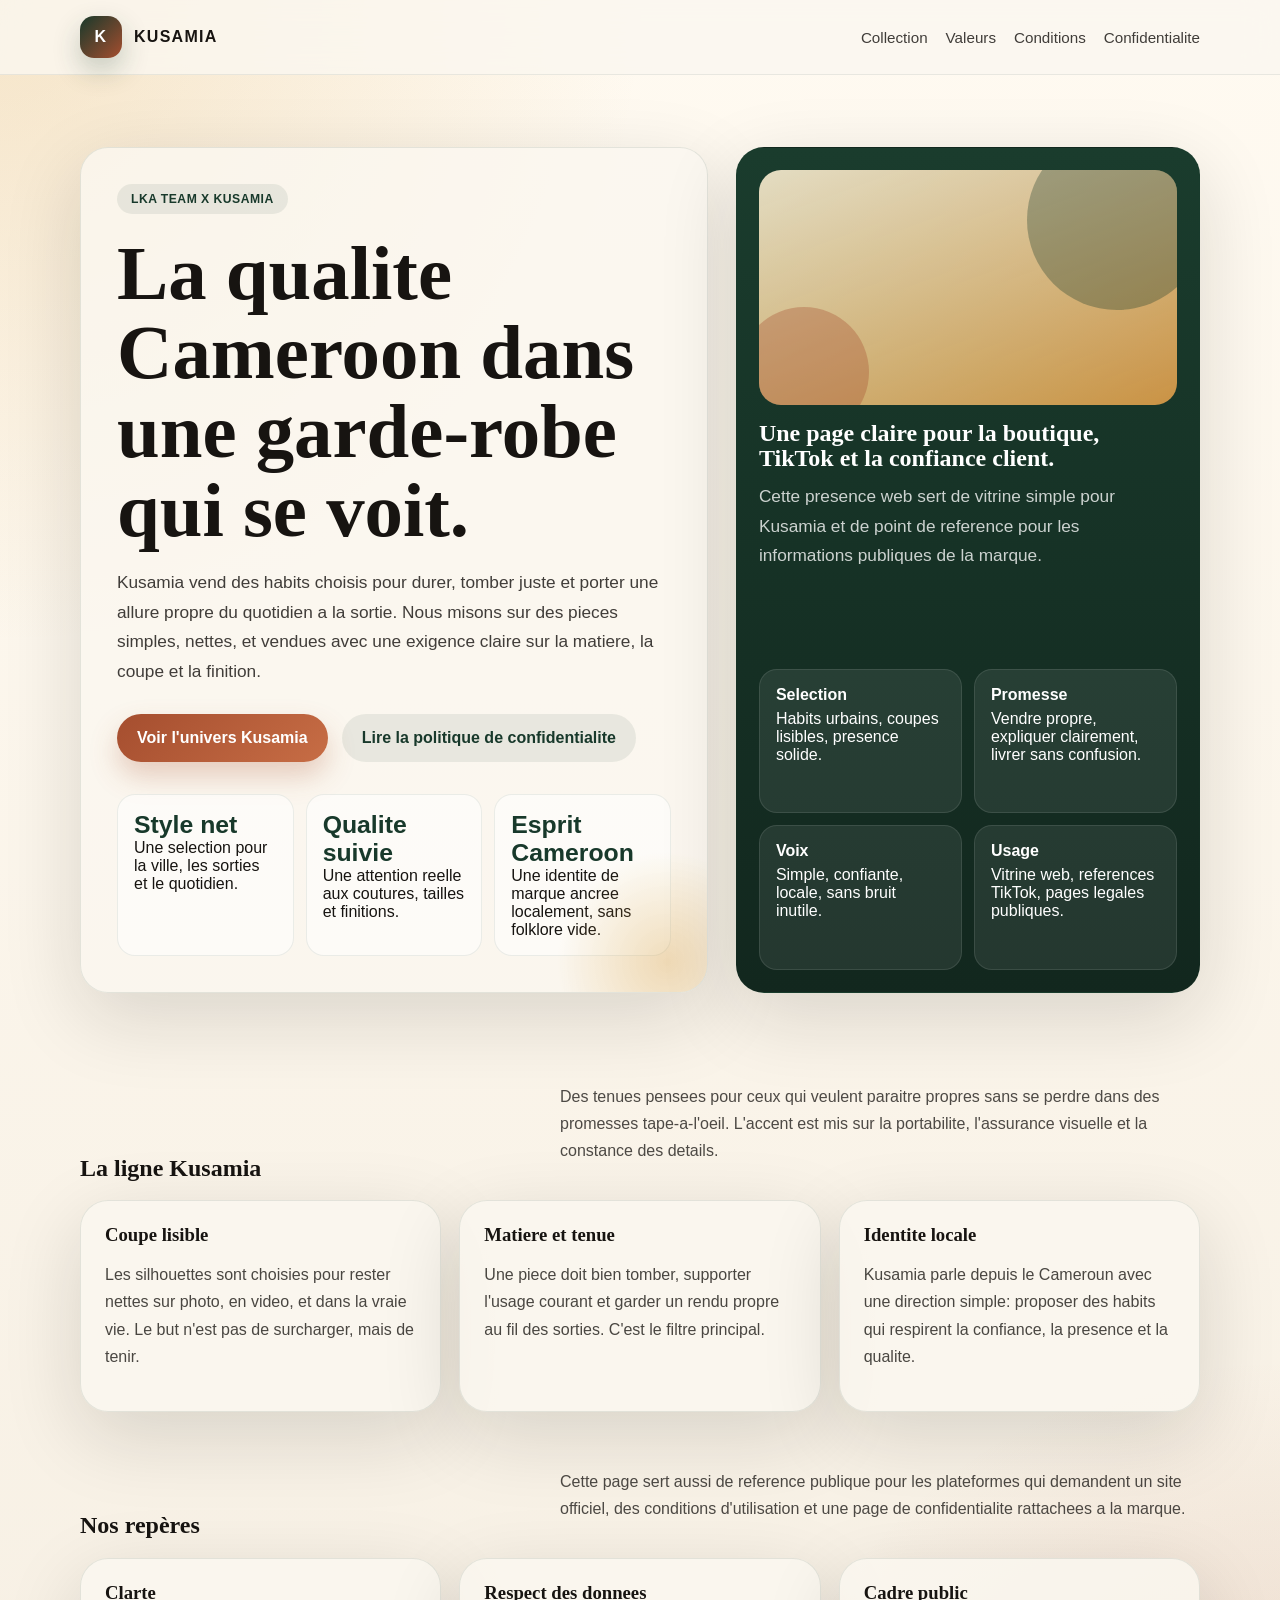
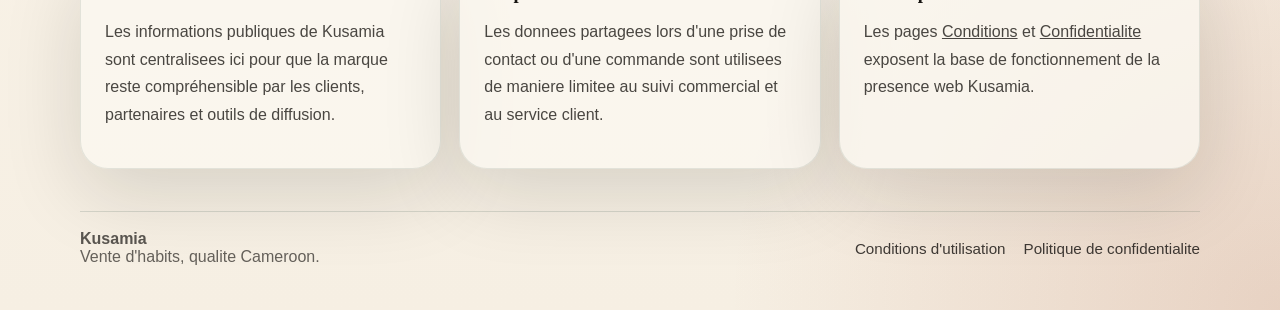
<file: index.html>
<!doctype html>
<html lang="fr">
  <head>
    <meta charset="utf-8">
    <meta name="viewport" content="width=device-width, initial-scale=1">
    <title>Kusamia | Qualite Cameroon, style assume</title>
    <meta
      name="description"
      content="Kusamia propose des habits inspires du style camerounais avec une finition propre, des coupes nettes et une qualite suivie piece par piece."
    >
    <link rel="stylesheet" href="/styles.css">
  </head>
  <body>
    <header class="topbar">
      <div class="shell topbar-inner">
        <a class="brand" href="/">
          <span class="brand-mark">K</span>
          <span>Kusamia</span>
        </a>
        <nav class="nav" aria-label="Navigation principale">
          <a href="#collection">Collection</a>
          <a href="#valeurs">Valeurs</a>
          <a href="/terms.html">Conditions</a>
          <a href="/privacy.html">Confidentialite</a>
        </nav>
      </div>
    </header>

    <main>
      <section class="hero">
        <div class="shell hero-grid">
          <article class="panel hero-copy">
            <span class="eyebrow">LKA Team x Kusamia</span>
            <h1>La qualite Cameroon dans une garde-robe qui se voit.</h1>
            <p class="lead">
              Kusamia vend des habits choisis pour durer, tomber juste et porter une
              allure propre du quotidien a la sortie. Nous misons sur des pieces
              simples, nettes, et vendues avec une exigence claire sur la matiere,
              la coupe et la finition.
            </p>
            <div class="cta-row">
              <a class="button button-primary" href="#collection">Voir l'univers Kusamia</a>
              <a class="button button-secondary" href="/privacy.html">Lire la politique de confidentialite</a>
            </div>
            <div class="stats" aria-label="Chiffres cles">
              <div class="stat">
                <strong>Style net</strong>
                <span>Une selection pour la ville, les sorties et le quotidien.</span>
              </div>
              <div class="stat">
                <strong>Qualite suivie</strong>
                <span>Une attention reelle aux coutures, tailles et finitions.</span>
              </div>
              <div class="stat">
                <strong>Esprit Cameroon</strong>
                <span>Une identite de marque ancree localement, sans folklore vide.</span>
              </div>
            </div>
          </article>

          <aside class="panel hero-card" aria-label="Carte de marque Kusamia">
            <div class="swatch"></div>
            <div>
              <h2>Une page claire pour la boutique, TikTok et la confiance client.</h2>
              <p class="lead" style="margin-top: 12px; color: rgba(255,255,255,0.78);">
                Cette presence web sert de vitrine simple pour Kusamia et de point
                de reference pour les informations publiques de la marque.
              </p>
            </div>
            <div class="badge-grid">
              <div class="mini-card">
                <strong>Selection</strong>
                <span>Habits urbains, coupes lisibles, presence solide.</span>
              </div>
              <div class="mini-card">
                <strong>Promesse</strong>
                <span>Vendre propre, expliquer clairement, livrer sans confusion.</span>
              </div>
              <div class="mini-card">
                <strong>Voix</strong>
                <span>Simple, confiante, locale, sans bruit inutile.</span>
              </div>
              <div class="mini-card">
                <strong>Usage</strong>
                <span>Vitrine web, references TikTok, pages legales publiques.</span>
              </div>
            </div>
          </aside>
        </div>
      </section>

      <section class="section" id="collection">
        <div class="shell">
          <div class="section-head">
            <div>
              <h2>La ligne Kusamia</h2>
            </div>
            <p class="section-copy">
              Des tenues pensees pour ceux qui veulent paraitre propres sans se
              perdre dans des promesses tape-a-l'oeil. L'accent est mis sur la
              portabilite, l'assurance visuelle et la constance des details.
            </p>
          </div>
          <div class="feature-grid">
            <article class="panel feature">
              <h3>Coupe lisible</h3>
              <p>
                Les silhouettes sont choisies pour rester nettes sur photo, en video,
                et dans la vraie vie. Le but n'est pas de surcharger, mais de tenir.
              </p>
            </article>
            <article class="panel feature">
              <h3>Matiere et tenue</h3>
              <p>
                Une piece doit bien tomber, supporter l'usage courant et garder un
                rendu propre au fil des sorties. C'est le filtre principal.
              </p>
            </article>
            <article class="panel feature">
              <h3>Identite locale</h3>
              <p>
                Kusamia parle depuis le Cameroun avec une direction simple: proposer
                des habits qui respirent la confiance, la presence et la qualite.
              </p>
            </article>
          </div>
        </div>
      </section>

      <section class="section" id="valeurs">
        <div class="shell">
          <div class="section-head">
            <div>
              <h2>Nos repères</h2>
            </div>
            <p class="section-copy">
              Cette page sert aussi de reference publique pour les plateformes qui
              demandent un site officiel, des conditions d'utilisation et une page de
              confidentialite rattachees a la marque.
            </p>
          </div>
          <div class="policy-grid">
            <article class="panel policy-card">
              <h3>Clarte</h3>
              <p>
                Les informations publiques de Kusamia sont centralisees ici pour que
                la marque reste compréhensible par les clients, partenaires et outils de diffusion.
              </p>
            </article>
            <article class="panel policy-card">
              <h3>Respect des donnees</h3>
              <p>
                Les donnees partagees lors d'une prise de contact ou d'une commande
                sont utilisees de maniere limitee au suivi commercial et au service client.
              </p>
            </article>
            <article class="panel policy-card">
              <h3>Cadre public</h3>
              <p>
                Les pages <a href="/terms.html">Conditions</a> et <a href="/privacy.html">Confidentialite</a>
                exposent la base de fonctionnement de la presence web Kusamia.
              </p>
            </article>
          </div>
        </div>
      </section>
    </main>

    <footer class="footer">
      <div class="shell footer-line">
        <div>
          <strong>Kusamia</strong>
          <div class="muted">Vente d'habits, qualite Cameroon.</div>
        </div>
        <div class="nav" aria-label="Liens de pied de page">
          <a href="/terms.html">Conditions d'utilisation</a>
          <a href="/privacy.html">Politique de confidentialite</a>
        </div>
      </div>
    </footer>
  </body>
</html>
</file>
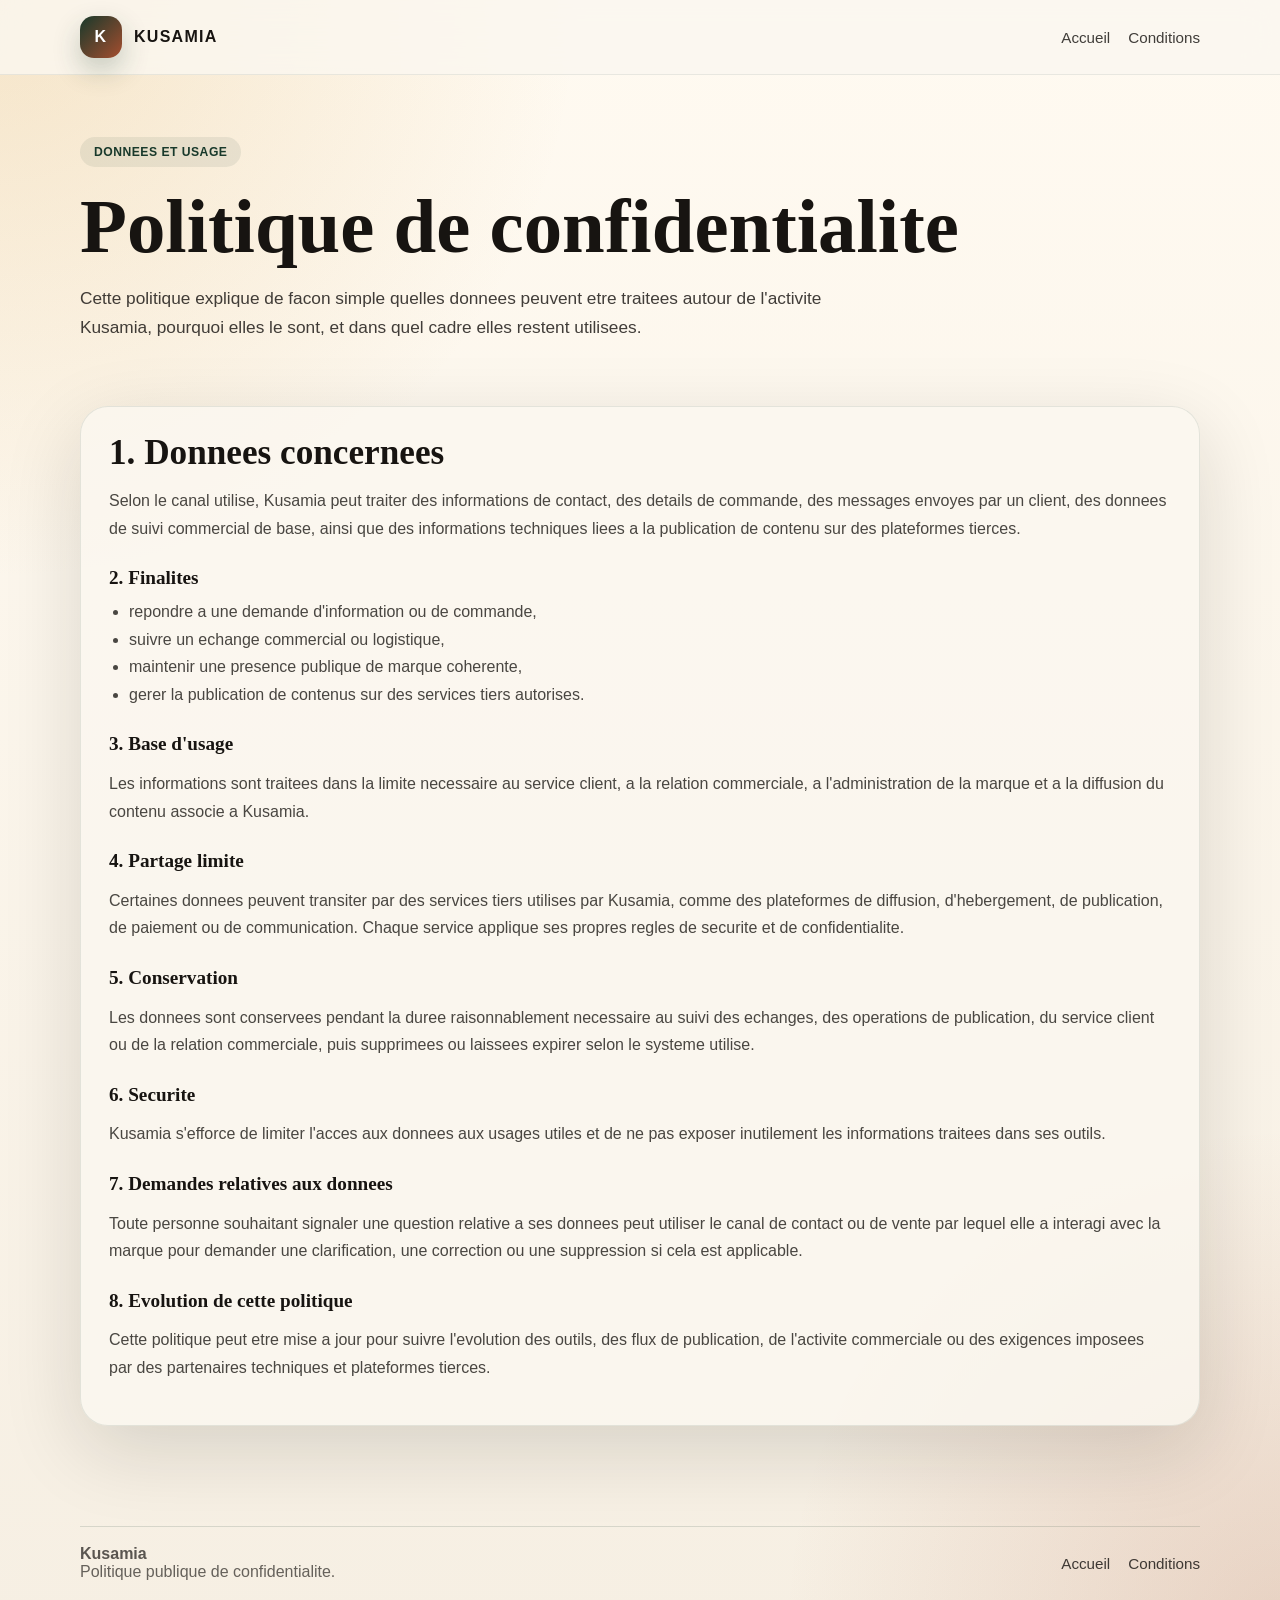
<file: privacy.html>
<!doctype html>
<html lang="fr">
  <head>
    <meta charset="utf-8">
    <meta name="viewport" content="width=device-width, initial-scale=1">
    <title>Politique de confidentialite | Kusamia</title>
    <meta name="description" content="Politique de confidentialite de Kusamia.">
    <link rel="stylesheet" href="/styles.css">
  </head>
  <body>
    <header class="topbar">
      <div class="shell topbar-inner">
        <a class="brand" href="/">
          <span class="brand-mark">K</span>
          <span>Kusamia</span>
        </a>
        <nav class="nav" aria-label="Navigation legale">
          <a href="/">Accueil</a>
          <a href="/terms.html">Conditions</a>
        </nav>
      </div>
    </header>

    <main>
      <section class="legal-hero">
        <div class="shell">
          <span class="eyebrow">Donnees et usage</span>
          <h1>Politique de confidentialite</h1>
          <p class="lead">
            Cette politique explique de facon simple quelles donnees peuvent etre
            traitees autour de l'activite Kusamia, pourquoi elles le sont, et dans quel
            cadre elles restent utilisees.
          </p>
        </div>
      </section>

      <section class="legal-copy">
        <div class="shell panel">
          <h2>1. Donnees concernees</h2>
          <p>
            Selon le canal utilise, Kusamia peut traiter des informations de contact,
            des details de commande, des messages envoyes par un client, des donnees de
            suivi commercial de base, ainsi que des informations techniques liees a la
            publication de contenu sur des plateformes tierces.
          </p>

          <h3>2. Finalites</h3>
          <ul>
            <li>repondre a une demande d'information ou de commande,</li>
            <li>suivre un echange commercial ou logistique,</li>
            <li>maintenir une presence publique de marque coherente,</li>
            <li>gerer la publication de contenus sur des services tiers autorises.</li>
          </ul>

          <h3>3. Base d'usage</h3>
          <p>
            Les informations sont traitees dans la limite necessaire au service client,
            a la relation commerciale, a l'administration de la marque et a la diffusion
            du contenu associe a Kusamia.
          </p>

          <h3>4. Partage limite</h3>
          <p>
            Certaines donnees peuvent transiter par des services tiers utilises par
            Kusamia, comme des plateformes de diffusion, d'hebergement, de publication,
            de paiement ou de communication. Chaque service applique ses propres regles
            de securite et de confidentialite.
          </p>

          <h3>5. Conservation</h3>
          <p>
            Les donnees sont conservees pendant la duree raisonnablement necessaire au
            suivi des echanges, des operations de publication, du service client ou de la
            relation commerciale, puis supprimees ou laissees expirer selon le systeme utilise.
          </p>

          <h3>6. Securite</h3>
          <p>
            Kusamia s'efforce de limiter l'acces aux donnees aux usages utiles et de
            ne pas exposer inutilement les informations traitees dans ses outils.
          </p>

          <h3>7. Demandes relatives aux donnees</h3>
          <p>
            Toute personne souhaitant signaler une question relative a ses donnees peut
            utiliser le canal de contact ou de vente par lequel elle a interagi avec la
            marque pour demander une clarification, une correction ou une suppression si
            cela est applicable.
          </p>

          <h3>8. Evolution de cette politique</h3>
          <p>
            Cette politique peut etre mise a jour pour suivre l'evolution des outils,
            des flux de publication, de l'activite commerciale ou des exigences imposees
            par des partenaires techniques et plateformes tierces.
          </p>
        </div>
      </section>
    </main>

    <footer class="footer">
      <div class="shell footer-line">
        <div>
          <strong>Kusamia</strong>
          <div class="muted">Politique publique de confidentialite.</div>
        </div>
        <div class="nav">
          <a href="/">Accueil</a>
          <a href="/terms.html">Conditions</a>
        </div>
      </div>
    </footer>
  </body>
</html>
</file>
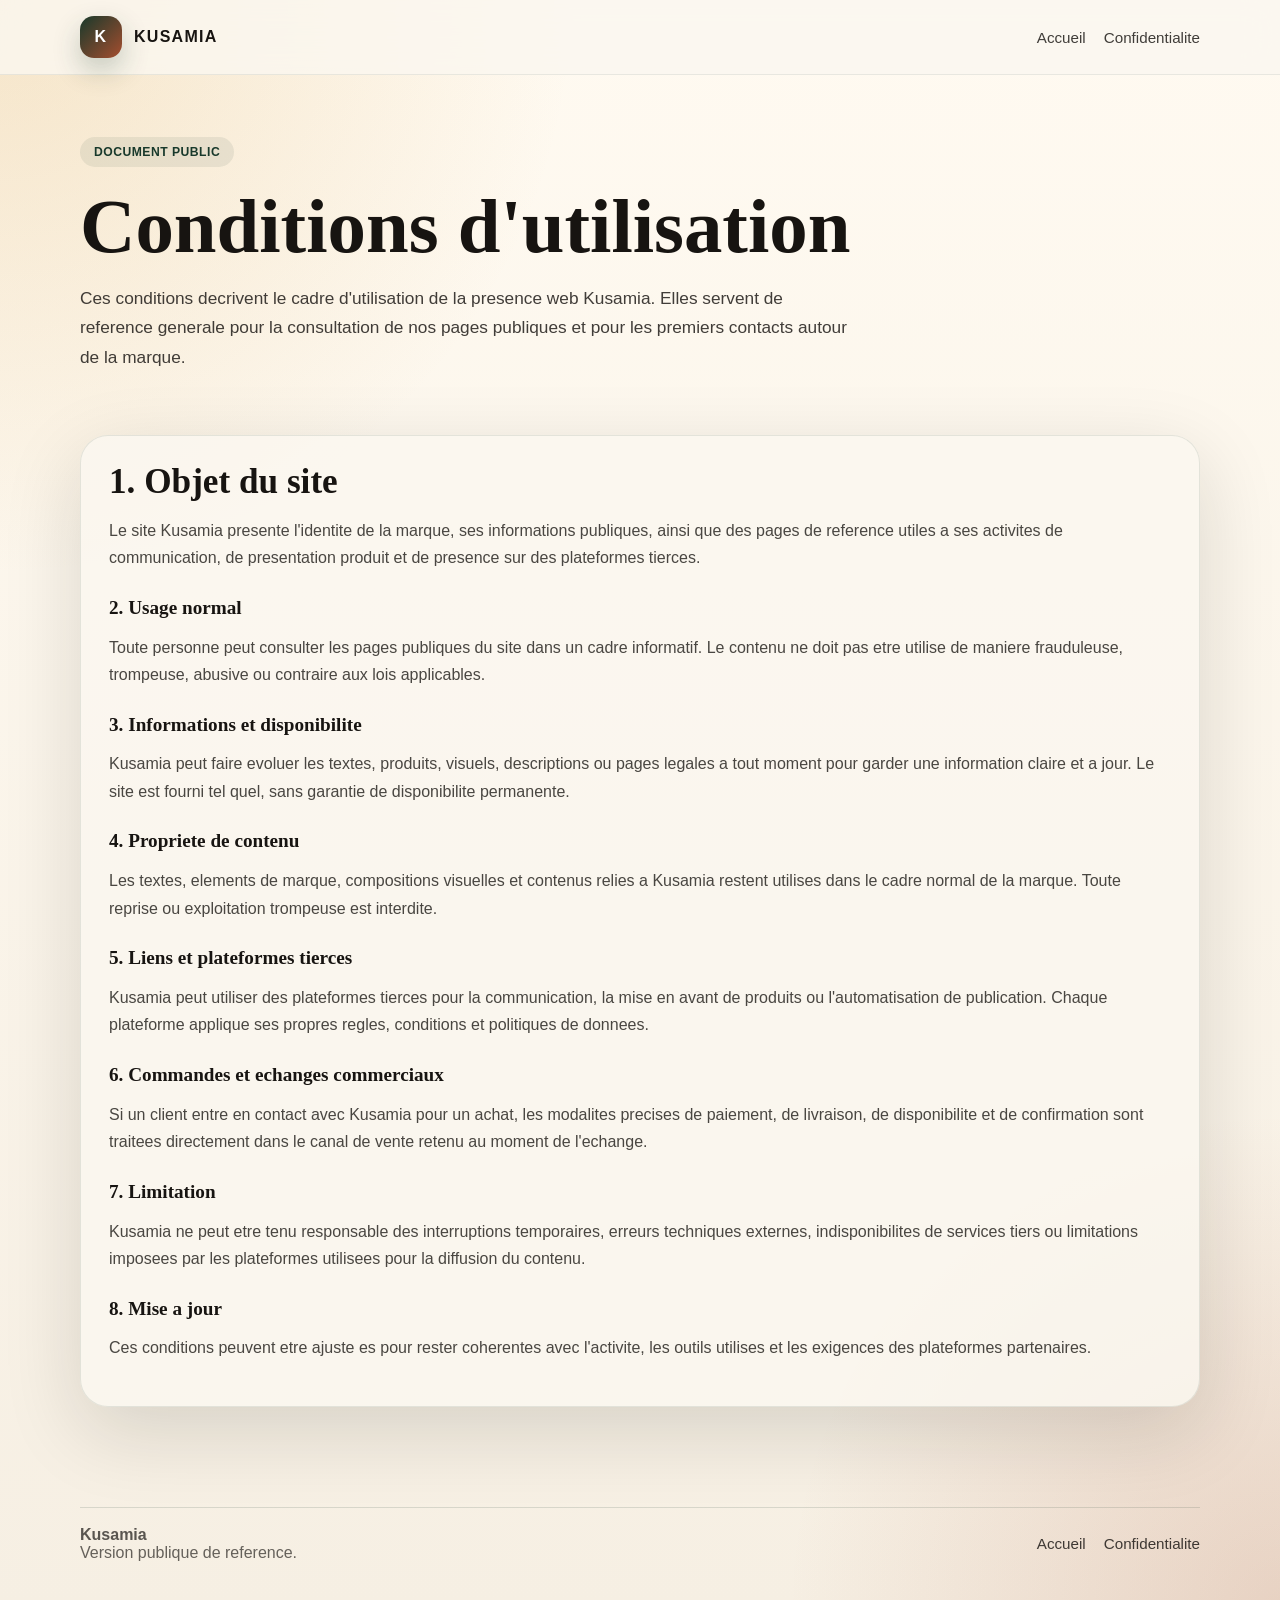
<file: terms.html>
<!doctype html>
<html lang="fr">
  <head>
    <meta charset="utf-8">
    <meta name="viewport" content="width=device-width, initial-scale=1">
    <title>Conditions d'utilisation | Kusamia</title>
    <meta name="description" content="Conditions d'utilisation de la presence web Kusamia.">
    <link rel="stylesheet" href="/styles.css">
  </head>
  <body>
    <header class="topbar">
      <div class="shell topbar-inner">
        <a class="brand" href="/">
          <span class="brand-mark">K</span>
          <span>Kusamia</span>
        </a>
        <nav class="nav" aria-label="Navigation legale">
          <a href="/">Accueil</a>
          <a href="/privacy.html">Confidentialite</a>
        </nav>
      </div>
    </header>

    <main>
      <section class="legal-hero">
        <div class="shell">
          <span class="eyebrow">Document public</span>
          <h1>Conditions d'utilisation</h1>
          <p class="lead">
            Ces conditions decrivent le cadre d'utilisation de la presence web Kusamia.
            Elles servent de reference generale pour la consultation de nos pages
            publiques et pour les premiers contacts autour de la marque.
          </p>
        </div>
      </section>

      <section class="legal-copy">
        <div class="shell panel">
          <h2>1. Objet du site</h2>
          <p>
            Le site Kusamia presente l'identite de la marque, ses informations publiques,
            ainsi que des pages de reference utiles a ses activites de communication,
            de presentation produit et de presence sur des plateformes tierces.
          </p>

          <h3>2. Usage normal</h3>
          <p>
            Toute personne peut consulter les pages publiques du site dans un cadre
            informatif. Le contenu ne doit pas etre utilise de maniere frauduleuse,
            trompeuse, abusive ou contraire aux lois applicables.
          </p>

          <h3>3. Informations et disponibilite</h3>
          <p>
            Kusamia peut faire evoluer les textes, produits, visuels, descriptions ou
            pages legales a tout moment pour garder une information claire et a jour.
            Le site est fourni tel quel, sans garantie de disponibilite permanente.
          </p>

          <h3>4. Propriete de contenu</h3>
          <p>
            Les textes, elements de marque, compositions visuelles et contenus relies a
            Kusamia restent utilises dans le cadre normal de la marque. Toute reprise ou
            exploitation trompeuse est interdite.
          </p>

          <h3>5. Liens et plateformes tierces</h3>
          <p>
            Kusamia peut utiliser des plateformes tierces pour la communication, la mise
            en avant de produits ou l'automatisation de publication. Chaque plateforme
            applique ses propres regles, conditions et politiques de donnees.
          </p>

          <h3>6. Commandes et echanges commerciaux</h3>
          <p>
            Si un client entre en contact avec Kusamia pour un achat, les modalites
            precises de paiement, de livraison, de disponibilite et de confirmation sont
            traitees directement dans le canal de vente retenu au moment de l'echange.
          </p>

          <h3>7. Limitation</h3>
          <p>
            Kusamia ne peut etre tenu responsable des interruptions temporaires, erreurs
            techniques externes, indisponibilites de services tiers ou limitations imposees
            par les plateformes utilisees pour la diffusion du contenu.
          </p>

          <h3>8. Mise a jour</h3>
          <p>
            Ces conditions peuvent etre ajuste es pour rester coherentes avec l'activite,
            les outils utilises et les exigences des plateformes partenaires.
          </p>
        </div>
      </section>
    </main>

    <footer class="footer">
      <div class="shell footer-line">
        <div>
          <strong>Kusamia</strong>
          <div class="muted">Version publique de reference.</div>
        </div>
        <div class="nav">
          <a href="/">Accueil</a>
          <a href="/privacy.html">Confidentialite</a>
        </div>
      </div>
    </footer>
  </body>
</html>
</file>
<file: styles.css>
:root {
  --sand: #efe3c9;
  --terracotta: #a54e2f;
  --forest: #18392b;
  --ink: #171411;
  --paper: #fbf7f0;
  --gold: #d8a249;
  --line: rgba(24, 57, 43, 0.14);
  --shadow: 0 24px 80px rgba(23, 20, 17, 0.14);
}

* {
  box-sizing: border-box;
}

html {
  scroll-behavior: smooth;
}

body {
  margin: 0;
  font-family: "Trebuchet MS", "Gill Sans", sans-serif;
  color: var(--ink);
  background:
    radial-gradient(circle at top left, rgba(216, 162, 73, 0.24), transparent 28%),
    radial-gradient(circle at bottom right, rgba(165, 78, 47, 0.18), transparent 24%),
    linear-gradient(180deg, #fffaf1 0%, #f6efe3 100%);
}

a {
  color: inherit;
}

.shell {
  width: min(1120px, calc(100% - 32px));
  margin: 0 auto;
}

.topbar {
  position: sticky;
  top: 0;
  z-index: 10;
  backdrop-filter: blur(16px);
  background: rgba(251, 247, 240, 0.82);
  border-bottom: 1px solid rgba(24, 57, 43, 0.08);
}

.topbar-inner {
  display: flex;
  align-items: center;
  justify-content: space-between;
  gap: 16px;
  padding: 16px 0;
}

.brand {
  display: inline-flex;
  align-items: center;
  gap: 12px;
  text-decoration: none;
  font-weight: 700;
  letter-spacing: 0.08em;
  text-transform: uppercase;
}

.brand-mark {
  width: 42px;
  height: 42px;
  border-radius: 14px;
  display: grid;
  place-items: center;
  background: linear-gradient(135deg, var(--forest), var(--terracotta));
  color: white;
  box-shadow: 0 12px 28px rgba(24, 57, 43, 0.24);
}

.nav {
  display: flex;
  flex-wrap: wrap;
  gap: 18px;
  align-items: center;
  font-size: 0.95rem;
}

.nav a {
  text-decoration: none;
  color: rgba(23, 20, 17, 0.82);
}

.hero {
  padding: 72px 0 48px;
}

.hero-grid {
  display: grid;
  grid-template-columns: 1.15fr 0.85fr;
  gap: 28px;
  align-items: stretch;
}

.panel {
  background: rgba(251, 247, 240, 0.82);
  border: 1px solid rgba(24, 57, 43, 0.1);
  border-radius: 28px;
  box-shadow: var(--shadow);
}

.hero-copy {
  padding: 36px;
  position: relative;
  overflow: hidden;
}

.hero-copy::after {
  content: "";
  position: absolute;
  inset: auto -80px -90px auto;
  width: 240px;
  height: 240px;
  border-radius: 999px;
  background: radial-gradient(circle, rgba(216, 162, 73, 0.35), transparent 65%);
}

.eyebrow {
  display: inline-flex;
  align-items: center;
  gap: 10px;
  padding: 8px 14px;
  border-radius: 999px;
  background: rgba(24, 57, 43, 0.08);
  color: var(--forest);
  font-weight: 700;
  letter-spacing: 0.04em;
  text-transform: uppercase;
  font-size: 0.76rem;
}

h1,
h2,
h3 {
  font-family: Georgia, "Times New Roman", serif;
  line-height: 1.03;
  margin: 0;
}

h1 {
  margin-top: 20px;
  font-size: clamp(2.8rem, 6vw, 5.4rem);
}

.lead {
  max-width: 48rem;
  margin-top: 18px;
  font-size: 1.08rem;
  line-height: 1.7;
  color: rgba(23, 20, 17, 0.82);
}

.cta-row {
  display: flex;
  flex-wrap: wrap;
  gap: 14px;
  margin-top: 28px;
}

.button {
  display: inline-flex;
  align-items: center;
  justify-content: center;
  gap: 10px;
  min-height: 48px;
  padding: 0 20px;
  border-radius: 999px;
  text-decoration: none;
  font-weight: 700;
  transition: transform 180ms ease, box-shadow 180ms ease, background 180ms ease;
}

.button:hover {
  transform: translateY(-2px);
}

.button-primary {
  background: linear-gradient(135deg, var(--terracotta), #c76d45);
  color: white;
  box-shadow: 0 14px 28px rgba(165, 78, 47, 0.26);
}

.button-secondary {
  background: rgba(24, 57, 43, 0.08);
  color: var(--forest);
}

.stats {
  display: grid;
  grid-template-columns: repeat(3, minmax(0, 1fr));
  gap: 12px;
  margin-top: 32px;
}

.stat {
  padding: 16px;
  border-radius: 18px;
  background: rgba(255, 255, 255, 0.5);
  border: 1px solid rgba(24, 57, 43, 0.08);
}

.stat strong {
  display: block;
  font-size: 1.55rem;
  color: var(--forest);
}

.hero-card {
  display: grid;
  gap: 16px;
  padding: 22px;
  background: linear-gradient(180deg, #1a3c2d 0%, #12271e 100%);
  color: white;
}

.swatch {
  min-height: 170px;
  border-radius: 22px;
  background:
    linear-gradient(160deg, rgba(239, 227, 201, 0.94), rgba(216, 162, 73, 0.84)),
    linear-gradient(135deg, #2f6f52, #814129);
  position: relative;
  overflow: hidden;
}

.swatch::before,
.swatch::after {
  content: "";
  position: absolute;
  border-radius: 999px;
}

.swatch::before {
  width: 180px;
  height: 180px;
  right: -30px;
  top: -40px;
  background: rgba(24, 57, 43, 0.32);
}

.swatch::after {
  width: 130px;
  height: 130px;
  left: -20px;
  bottom: -32px;
  background: rgba(165, 78, 47, 0.34);
}

.badge-grid {
  display: grid;
  grid-template-columns: repeat(2, minmax(0, 1fr));
  gap: 12px;
}

.mini-card {
  padding: 16px;
  border-radius: 18px;
  background: rgba(255, 255, 255, 0.08);
  border: 1px solid rgba(255, 255, 255, 0.1);
}

.mini-card strong {
  display: block;
  margin-bottom: 6px;
}

.section {
  padding: 26px 0 14px;
}

.section-head {
  display: flex;
  align-items: end;
  justify-content: space-between;
  gap: 18px;
  margin-bottom: 20px;
}

.section-copy {
  max-width: 40rem;
  color: rgba(23, 20, 17, 0.76);
  line-height: 1.7;
}

.feature-grid,
.policy-grid {
  display: grid;
  grid-template-columns: repeat(3, minmax(0, 1fr));
  gap: 18px;
}

.feature,
.policy-card {
  padding: 24px;
}

.feature p,
.policy-card p,
.legal-copy p,
.legal-copy li {
  color: rgba(23, 20, 17, 0.78);
  line-height: 1.72;
}

.legal-hero {
  padding: 62px 0 18px;
}

.legal-copy {
  padding: 28px 0 72px;
}

.legal-copy .panel {
  padding: 28px;
}

.legal-copy h2 {
  font-size: clamp(1.6rem, 4vw, 2.2rem);
  margin-bottom: 14px;
}

.legal-copy h3 {
  margin-top: 26px;
  margin-bottom: 10px;
  font-size: 1.2rem;
}

.legal-copy ul {
  margin: 0;
  padding-left: 20px;
}

.footer {
  padding: 28px 0 44px;
  color: rgba(23, 20, 17, 0.7);
}

.footer-line {
  display: flex;
  flex-wrap: wrap;
  align-items: center;
  justify-content: space-between;
  gap: 14px;
  padding-top: 18px;
  border-top: 1px solid var(--line);
}

.muted {
  color: rgba(23, 20, 17, 0.65);
}

@media (max-width: 920px) {
  .hero-grid,
  .feature-grid,
  .policy-grid {
    grid-template-columns: 1fr;
  }

  .stats {
    grid-template-columns: 1fr;
  }

  .section-head,
  .footer-line,
  .topbar-inner {
    align-items: start;
    flex-direction: column;
  }
}

@media (prefers-reduced-motion: no-preference) {
  .hero-copy,
  .hero-card,
  .feature,
  .policy-card {
    animation: lift-in 700ms ease both;
  }

  .hero-card {
    animation-delay: 90ms;
  }

  .feature:nth-child(2),
  .policy-card:nth-child(2) {
    animation-delay: 120ms;
  }

  .feature:nth-child(3),
  .policy-card:nth-child(3) {
    animation-delay: 180ms;
  }
}

@keyframes lift-in {
  from {
    opacity: 0;
    transform: translateY(16px);
  }

  to {
    opacity: 1;
    transform: translateY(0);
  }
}
</file>
